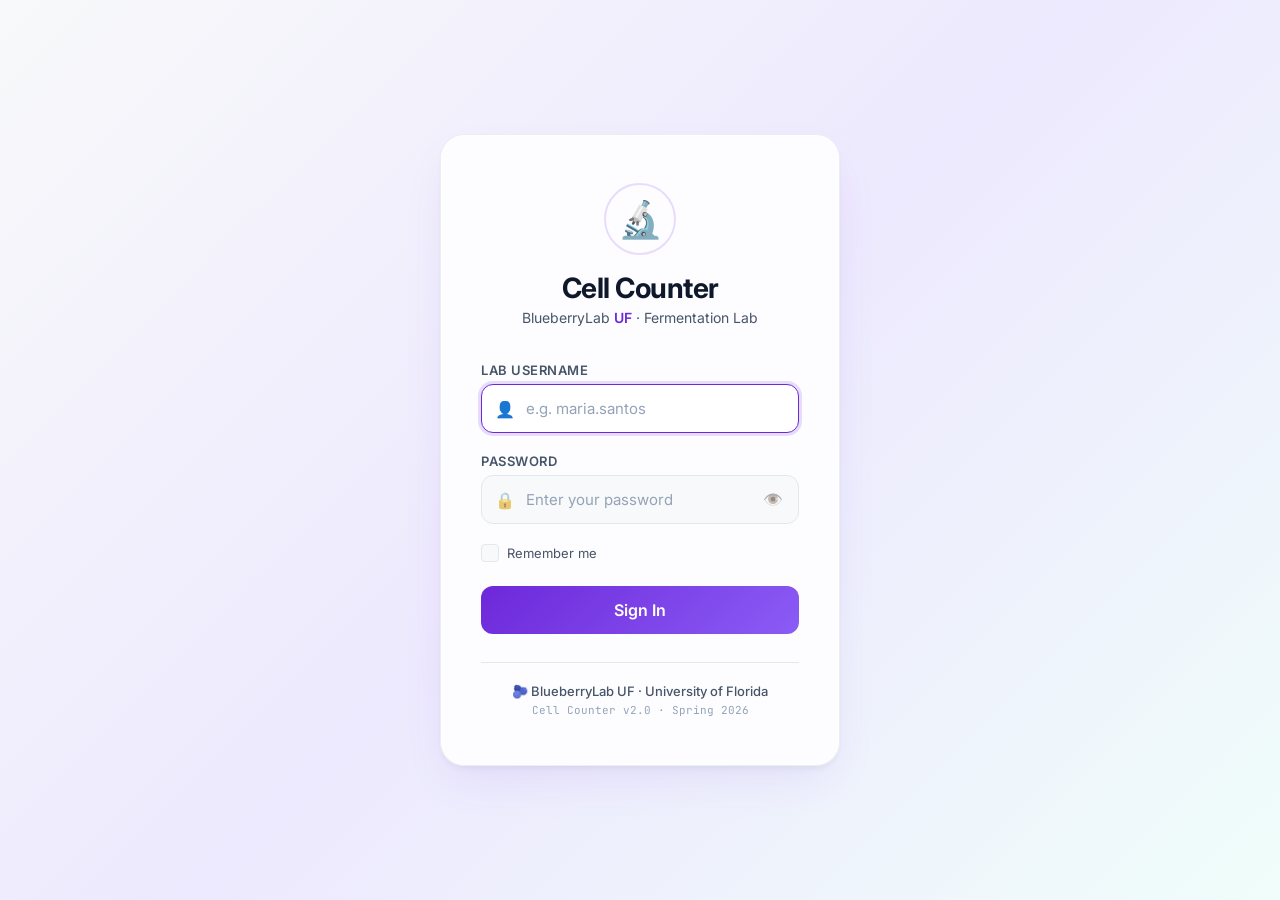
<file: static/login.html>
<!DOCTYPE html>
<html lang="en">
<head>
  <meta charset="UTF-8">
  <meta name="viewport" content="width=device-width, initial-scale=1.0">
  <meta name="description" content="Cell Counter - Lab Login Portal">
  <title>Cell Counter — Login</title>

  <!-- Google Fonts: Inter + JetBrains Mono -->
  <link rel="preconnect" href="https://fonts.googleapis.com">
  <link rel="preconnect" href="https://fonts.gstatic.com" crossorigin>
  <link
    href="https://fonts.googleapis.com/css2?family=Inter:wght@400;500;600;700&family=JetBrains+Mono:wght@400;700&display=swap"
    rel="stylesheet"
  >

  <link rel="stylesheet" href="login.css">
</head>
<body>

  <!-- Animated floating cell background -->
  <div class="bg-cells" id="bgCells"></div>

  <!-- Login Container -->
  <div class="login-wrapper">
    <div class="login-card">

      <!-- Brand Header -->
      <div class="login-brand">
        <div class="brand-logo">
          <span class="logo-microscope">🔬</span>
          <div class="logo-ring"></div>
        </div>
        <h1 class="login-title">Cell Counter</h1>
        <p class="login-subtitle">BlueberryLab <strong>UF</strong> · Fermentation Lab</p>
      </div>

      <!-- Login Form -->
      <form class="login-form" id="loginForm" autocomplete="off">
        <div class="form-group">
          <label class="form-label" for="username">Lab Username</label>
          <div class="input-wrapper">
            <span class="input-icon">👤</span>
            <input
              type="text"
              id="username"
              class="form-input"
              placeholder="e.g. maria.santos"
              required
              autofocus
            >
          </div>
        </div>

        <div class="form-group">
          <label class="form-label" for="password">Password</label>
          <div class="input-wrapper">
            <span class="input-icon">🔒</span>
            <input
              type="password"
              id="password"
              class="form-input"
              placeholder="Enter your password"
              required
            >
            <button type="button" class="toggle-password" id="togglePassword" aria-label="Toggle password visibility">
              👁️
            </button>
          </div>
        </div>

        <div class="form-options">
          <label class="checkbox-label">
            <input type="checkbox" id="rememberMe" class="checkbox-input">
            <span class="checkbox-custom"></span>
            <span class="checkbox-text">Remember me</span>
          </label>
        </div>

        <button type="submit" class="btn-login" id="loginBtn">
          <span class="btn-text">Sign In</span>
          <span class="btn-spinner" id="loginSpinner"></span>
        </button>

        <div class="login-error" id="loginError">
          <span class="error-icon">⚠️</span>
          <span class="error-text" id="errorText">Invalid username or password</span>
        </div>
      </form>

      <!-- Footer -->
      <div class="login-footer">
        <p class="footer-text">🫐 BlueberryLab UF · University of Florida</p>
        <p class="footer-version">Cell Counter v2.0 · Spring 2026</p>
      </div>

    </div>
  </div>

  <script src="login.js"></script>
</body>
</html>
</file>
<file: static/login.css>
/* ============================================================
   Cell Counter 2.0 — Login Page Stylesheet
   ============================================================
   Premium white theme with violet accents, floating cell 
   animations, and glassmorphism login card.
   ============================================================ */

@import url('https://fonts.googleapis.com/css2?family=Inter:wght@400;500;600;700&family=JetBrains+Mono:wght@400;700&display=swap');

/* ── Design Tokens ─────────────────────────────────────────── */
:root {
  --bg-primary:       #FFFFFF;
  --bg-surface:       #F8F9FA;
  --bg-surface-hover: #F1F5F9;
  --accent:           #6D28D9;
  --accent-light:     #8B5CF6;
  --accent-glow:      rgba(109, 40, 217, 0.15);
  --accent-glow-strong: rgba(109, 40, 217, 0.25);
  --text-primary:     #0F172A;
  --text-secondary:   #475569;
  --text-muted:       #94A3B8;
  --border:           #E2E8F0;
  --border-focus:     #6D28D9;
  --error:            #EF4444;
  --error-bg:         rgba(239, 68, 68, 0.08);
  --success:          #10B981;
  --radius-sm:        8px;
  --radius-md:        12px;
  --radius-lg:        16px;
  --radius-xl:        24px;
  --font-body:        'Inter', -apple-system, BlinkMacSystemFont, 'Segoe UI', Roboto, sans-serif;
  --font-mono:        'JetBrains Mono', monospace;
  --transition-fast:  0.2s ease;
  --transition-base:  0.3s ease;
}

/* ── Reset ─────────────────────────────────────────────────── */
*, *::before, *::after {
  margin: 0;
  padding: 0;
  box-sizing: border-box;
}

html, body {
  height: 100%;
  overflow: hidden;
}

body {
  font-family: var(--font-body);
  background: linear-gradient(135deg, #F8F9FA 0%, #EDE9FE 50%, #F0FDFA 100%);
  color: var(--text-primary);
  display: flex;
  align-items: center;
  justify-content: center;
  -webkit-font-smoothing: antialiased;
  -moz-osx-font-smoothing: grayscale;
}

/* ── Floating Cell Background ──────────────────────────────── */
.bg-cells {
  position: fixed;
  top: 0;
  left: 0;
  width: 100%;
  height: 100%;
  pointer-events: none;
  z-index: 0;
  overflow: hidden;
}

.floating-cell {
  position: absolute;
  border-radius: 50%;
  opacity: 0;
  animation: floatCell linear infinite;
}

.floating-cell.violet {
  background: radial-gradient(circle at 35% 35%, rgba(139, 92, 246, 0.25), rgba(109, 40, 217, 0.08));
  border: 1px solid rgba(109, 40, 217, 0.12);
}

.floating-cell.teal {
  background: radial-gradient(circle at 35% 35%, rgba(16, 185, 129, 0.2), rgba(16, 185, 129, 0.05));
  border: 1px solid rgba(16, 185, 129, 0.1);
}

.floating-cell.blue {
  background: radial-gradient(circle at 35% 35%, rgba(59, 130, 246, 0.18), rgba(59, 130, 246, 0.05));
  border: 1px solid rgba(59, 130, 246, 0.1);
}

@keyframes floatCell {
  0% {
    transform: translateY(100vh) rotate(0deg) scale(0.5);
    opacity: 0;
  }
  10% {
    opacity: 1;
  }
  90% {
    opacity: 1;
  }
  100% {
    transform: translateY(-100px) rotate(360deg) scale(1);
    opacity: 0;
  }
}

/* ── Login Wrapper ─────────────────────────────────────────── */
.login-wrapper {
  position: relative;
  z-index: 1;
  width: 100%;
  max-width: 440px;
  padding: 20px;
  animation: fadeInUp 0.6s ease-out;
}

@keyframes fadeInUp {
  from {
    opacity: 0;
    transform: translateY(30px);
  }
  to {
    opacity: 1;
    transform: translateY(0);
  }
}

/* ── Login Card ────────────────────────────────────────────── */
.login-card {
  background: rgba(255, 255, 255, 0.85);
  backdrop-filter: blur(20px);
  -webkit-backdrop-filter: blur(20px);
  border: 1px solid rgba(226, 232, 240, 0.7);
  border-radius: var(--radius-xl);
  padding: 48px 40px;
  box-shadow:
    0 4px 6px -1px rgba(0, 0, 0, 0.05),
    0 20px 50px -12px rgba(109, 40, 217, 0.1),
    0 0 0 1px rgba(255, 255, 255, 0.5) inset;
  transition: box-shadow var(--transition-base);
}

.login-card:hover {
  box-shadow:
    0 4px 6px -1px rgba(0, 0, 0, 0.05),
    0 25px 60px -12px rgba(109, 40, 217, 0.15),
    0 0 0 1px rgba(255, 255, 255, 0.5) inset;
}

/* ── Brand Header ──────────────────────────────────────────── */
.login-brand {
  text-align: center;
  margin-bottom: 36px;
}

.brand-logo {
  position: relative;
  display: inline-flex;
  align-items: center;
  justify-content: center;
  width: 72px;
  height: 72px;
  margin-bottom: 16px;
}

.logo-microscope {
  font-size: 36px;
  position: relative;
  z-index: 1;
  animation: pulse-subtle 3s ease-in-out infinite;
}

.logo-ring {
  position: absolute;
  top: 0;
  left: 0;
  width: 100%;
  height: 100%;
  border-radius: 50%;
  border: 2px solid var(--accent-glow);
  animation: ring-pulse 3s ease-in-out infinite;
}

@keyframes pulse-subtle {
  0%, 100% { transform: scale(1); }
  50% { transform: scale(1.05); }
}

@keyframes ring-pulse {
  0%, 100% {
    transform: scale(1);
    border-color: var(--accent-glow);
  }
  50% {
    transform: scale(1.15);
    border-color: var(--accent-glow-strong);
  }
}

.login-title {
  font-size: 28px;
  font-weight: 700;
  color: var(--text-primary);
  letter-spacing: -0.5px;
  margin-bottom: 4px;
}

.login-subtitle {
  font-size: 14px;
  color: var(--text-secondary);
  font-weight: 400;
}

.login-subtitle strong {
  font-weight: 600;
  color: var(--accent);
}

/* ── Form ──────────────────────────────────────────────────── */
.login-form {
  display: flex;
  flex-direction: column;
  gap: 20px;
}

.form-group {
  display: flex;
  flex-direction: column;
  gap: 6px;
}

.form-label {
  font-size: 13px;
  font-weight: 600;
  color: var(--text-secondary);
  text-transform: uppercase;
  letter-spacing: 0.5px;
}

.input-wrapper {
  position: relative;
  display: flex;
  align-items: center;
}

.input-icon {
  position: absolute;
  left: 14px;
  font-size: 16px;
  pointer-events: none;
  opacity: 0.6;
  transition: opacity var(--transition-fast);
}

.form-input {
  width: 100%;
  padding: 14px 14px 14px 44px;
  font-family: var(--font-body);
  font-size: 15px;
  color: var(--text-primary);
  background: var(--bg-surface);
  border: 1.5px solid var(--border);
  border-radius: var(--radius-md);
  outline: none;
  transition: all var(--transition-fast);
}

.form-input::placeholder {
  color: var(--text-muted);
}

.form-input:hover {
  border-color: #CBD5E1;
  background: var(--bg-surface-hover);
}

.form-input:focus {
  border-color: var(--accent);
  background: #FFFFFF;
  box-shadow: 0 0 0 3px var(--accent-glow);
}

.form-input:focus + .input-icon,
.input-wrapper:focus-within .input-icon {
  opacity: 1;
}

/* Toggle Password */
.toggle-password {
  position: absolute;
  right: 12px;
  background: none;
  border: none;
  cursor: pointer;
  font-size: 16px;
  opacity: 0.5;
  padding: 4px;
  border-radius: 4px;
  transition: all var(--transition-fast);
}

.toggle-password:hover {
  opacity: 1;
  background: var(--accent-glow);
}

/* ── Checkbox ──────────────────────────────────────────────── */
.form-options {
  display: flex;
  align-items: center;
  justify-content: space-between;
}

.checkbox-label {
  display: flex;
  align-items: center;
  gap: 8px;
  cursor: pointer;
  user-select: none;
}

.checkbox-input {
  display: none;
}

.checkbox-custom {
  width: 18px;
  height: 18px;
  border: 1.5px solid var(--border);
  border-radius: 4px;
  background: var(--bg-surface);
  transition: all var(--transition-fast);
  position: relative;
  flex-shrink: 0;
}

.checkbox-input:checked + .checkbox-custom {
  background: var(--accent);
  border-color: var(--accent);
}

.checkbox-input:checked + .checkbox-custom::after {
  content: '';
  position: absolute;
  top: 2px;
  left: 5px;
  width: 5px;
  height: 9px;
  border: 2px solid #FFFFFF;
  border-top: none;
  border-left: none;
  transform: rotate(45deg);
}

.checkbox-text {
  font-size: 13px;
  color: var(--text-secondary);
}

/* ── Login Button ──────────────────────────────────────────── */
.btn-login {
  position: relative;
  width: 100%;
  padding: 14px;
  font-family: var(--font-body);
  font-size: 16px;
  font-weight: 600;
  color: #FFFFFF;
  background: linear-gradient(135deg, var(--accent) 0%, var(--accent-light) 100%);
  border: none;
  border-radius: var(--radius-md);
  cursor: pointer;
  transition: all var(--transition-fast);
  overflow: hidden;
  margin-top: 4px;
}

.btn-login:hover {
  transform: translateY(-1px);
  box-shadow: 0 8px 25px -5px rgba(109, 40, 217, 0.4);
}

.btn-login:active {
  transform: translateY(0) scale(0.98);
}

.btn-login:disabled {
  opacity: 0.6;
  cursor: not-allowed;
  transform: none;
  box-shadow: none;
}

.btn-login.loading .btn-text {
  opacity: 0;
}

.btn-login.loading .btn-spinner {
  display: block;
}

.btn-spinner {
  display: none;
  position: absolute;
  top: 50%;
  left: 50%;
  transform: translate(-50%, -50%);
  width: 22px;
  height: 22px;
  border: 2.5px solid rgba(255, 255, 255, 0.3);
  border-top-color: #FFFFFF;
  border-radius: 50%;
  animation: spin 0.7s linear infinite;
}

@keyframes spin {
  to { transform: translate(-50%, -50%) rotate(360deg); }
}

/* ── Error Message ─────────────────────────────────────────── */
.login-error {
  display: none;
  align-items: center;
  gap: 8px;
  padding: 12px 16px;
  background: var(--error-bg);
  border: 1px solid rgba(239, 68, 68, 0.2);
  border-radius: var(--radius-sm);
  animation: shake 0.4s ease;
}

.login-error.visible {
  display: flex;
}

.error-icon {
  font-size: 16px;
  flex-shrink: 0;
}

.error-text {
  font-size: 13px;
  color: var(--error);
  font-weight: 500;
}

@keyframes shake {
  0%, 100% { transform: translateX(0); }
  20% { transform: translateX(-6px); }
  40% { transform: translateX(6px); }
  60% { transform: translateX(-4px); }
  80% { transform: translateX(4px); }
}

/* ── Footer ────────────────────────────────────────────────── */
.login-footer {
  text-align: center;
  margin-top: 28px;
  padding-top: 20px;
  border-top: 1px solid var(--border);
}

.footer-text {
  font-size: 13px;
  color: var(--text-secondary);
  font-weight: 500;
}

.footer-version {
  font-size: 11px;
  color: var(--text-muted);
  font-family: var(--font-mono);
  margin-top: 4px;
}

/* ── Responsive ────────────────────────────────────────────── */
@media (max-width: 480px) {
  .login-card {
    padding: 36px 24px;
  }

  .login-title {
    font-size: 24px;
  }
}
</file>
